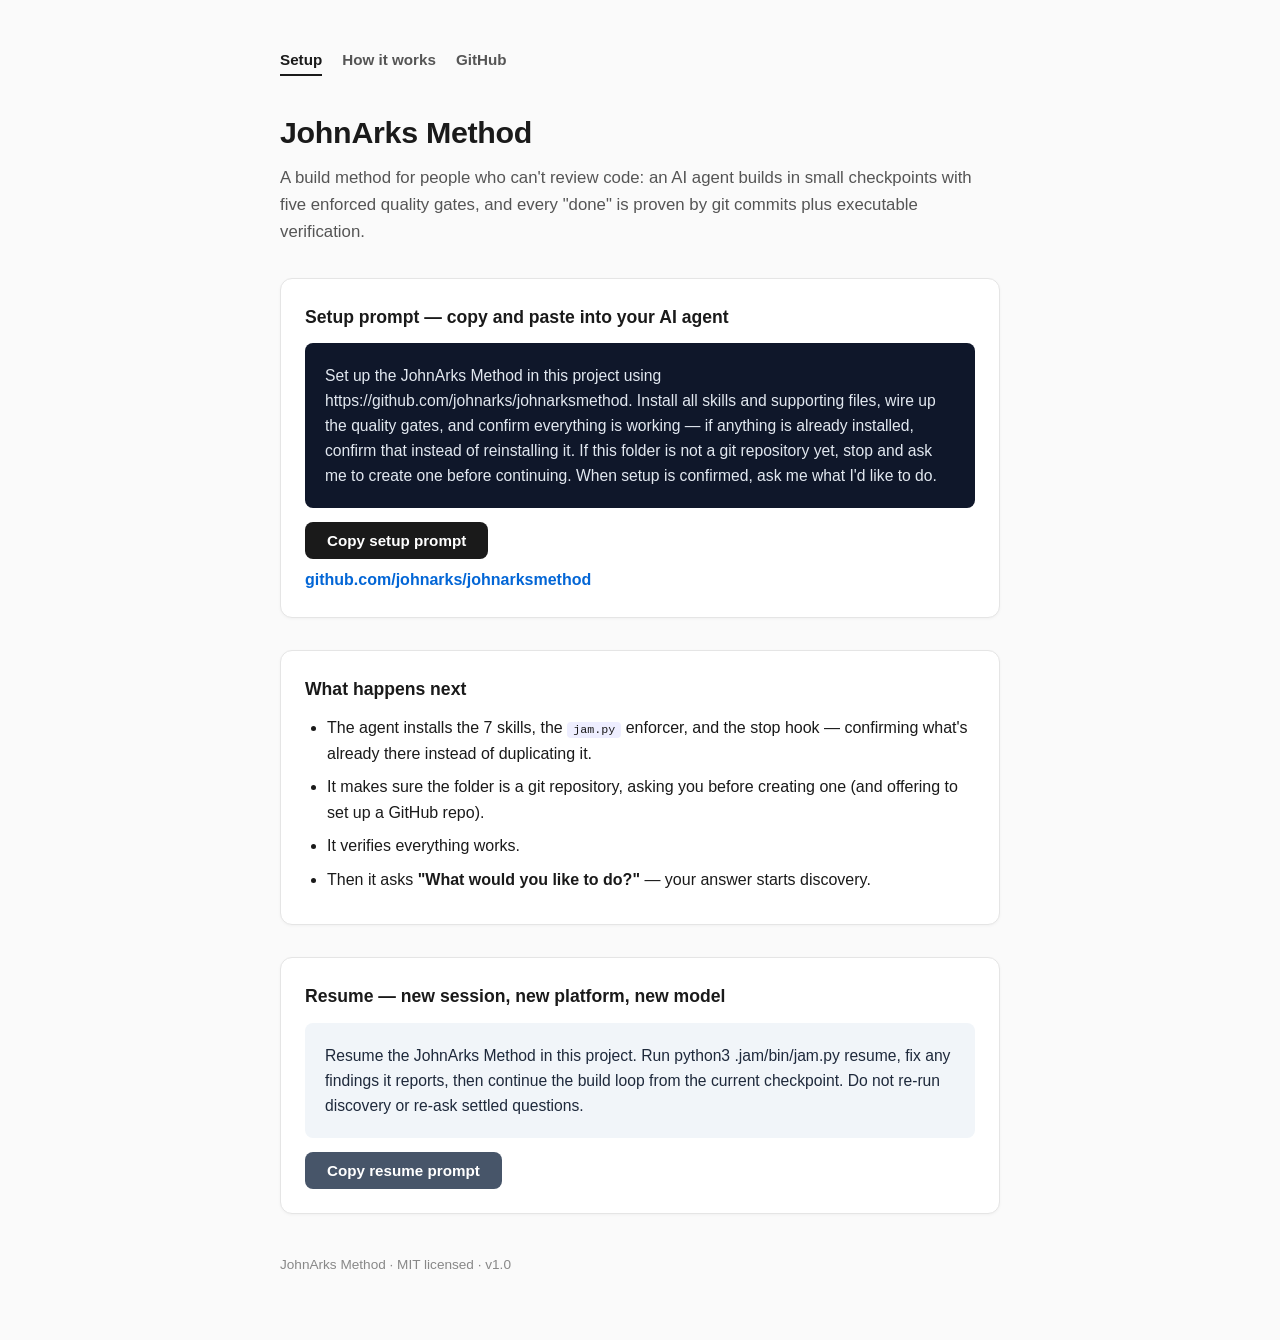
<file: site/index.html>
<!DOCTYPE html>
<html lang="en">
<head>
<meta charset="utf-8">
<meta name="viewport" content="width=device-width, initial-scale=1">
<title>JohnArks Method — Setup Prompt</title>
<meta name="description" content="One copy-paste prompt that sets up the JohnArks Method in any project.">
<link rel="stylesheet" href="style.css">
</head>
<body>
<div class="wrap">
  <nav class="topnav"><a href="index.html" class="active">Setup</a><a href="how-it-works.html">How it works</a><a href="https://github.com/johnarks/johnarksmethod">GitHub</a></nav>
  <h1>JohnArks Method</h1>
  <p class="sub">A build method for people who can't review code: an AI agent builds in small checkpoints with five enforced quality gates, and every "done" is proven by git commits plus executable verification.</p>

  <div class="card">
    <h2>Setup prompt — copy and paste into your AI agent</h2>
    <div class="prompt" id="setup-prompt">Set up the JohnArks Method in this project using https://github.com/johnarks/johnarksmethod. Install all skills and supporting files, wire up the quality gates, and confirm everything is working — if anything is already installed, confirm that instead of reinstalling it. If this folder is not a git repository yet, stop and ask me to create one before continuing. When setup is confirmed, ask me what I'd like to do.</div>
    <button class="copy-btn" data-copy="setup-prompt" data-done="Copied!">Copy setup prompt</button>
    <br>
    <a class="repo-link" href="https://github.com/johnarks/johnarksmethod">github.com/johnarks/johnarksmethod</a>
  </div>

  <div class="card">
    <h2>What happens next</h2>
    <ul class="steps">
      <li>The agent installs the 7 skills, the <code class="inline">jam.py</code> enforcer, and the stop hook — confirming what's already there instead of duplicating it.</li>
      <li>It makes sure the folder is a git repository, asking you before creating one (and offering to set up a GitHub repo).</li>
      <li>It verifies everything works.</li>
      <li>Then it asks <strong>"What would you like to do?"</strong> — your answer starts discovery.</li>
    </ul>
  </div>

  <div class="card secondary">
    <h2>Resume — new session, new platform, new model</h2>
    <div class="prompt" id="resume-prompt">Resume the JohnArks Method in this project. Run python3 .jam/bin/jam.py resume, fix any findings it reports, then continue the build loop from the current checkpoint. Do not re-run discovery or re-ask settled questions.</div>
    <button class="copy-btn" data-copy="resume-prompt" data-done="Copied!">Copy resume prompt</button>
  </div>

  <footer>JohnArks Method · MIT licensed · v1.0</footer>
</div>
<script>
  document.querySelectorAll('[data-copy]').forEach(function (btn) {
    btn.addEventListener('click', function () {
      var text = document.getElementById(btn.getAttribute('data-copy')).textContent;
      var done = function () {
        var orig = btn.textContent;
        btn.textContent = btn.getAttribute('data-done');
        btn.classList.add('done');
        setTimeout(function () { btn.textContent = orig; btn.classList.remove('done'); }, 1800);
      };
      if (navigator.clipboard && navigator.clipboard.writeText) {
        navigator.clipboard.writeText(text).then(done).catch(function () { fallback(); });
      } else { fallback(); }
      function fallback() {
        var ta = document.createElement('textarea');
        ta.value = text; document.body.appendChild(ta); ta.select();
        try { document.execCommand('copy'); done(); } catch (e) {}
        document.body.removeChild(ta);
      }
    });
  });
</script>
</body>
</html>
</file>
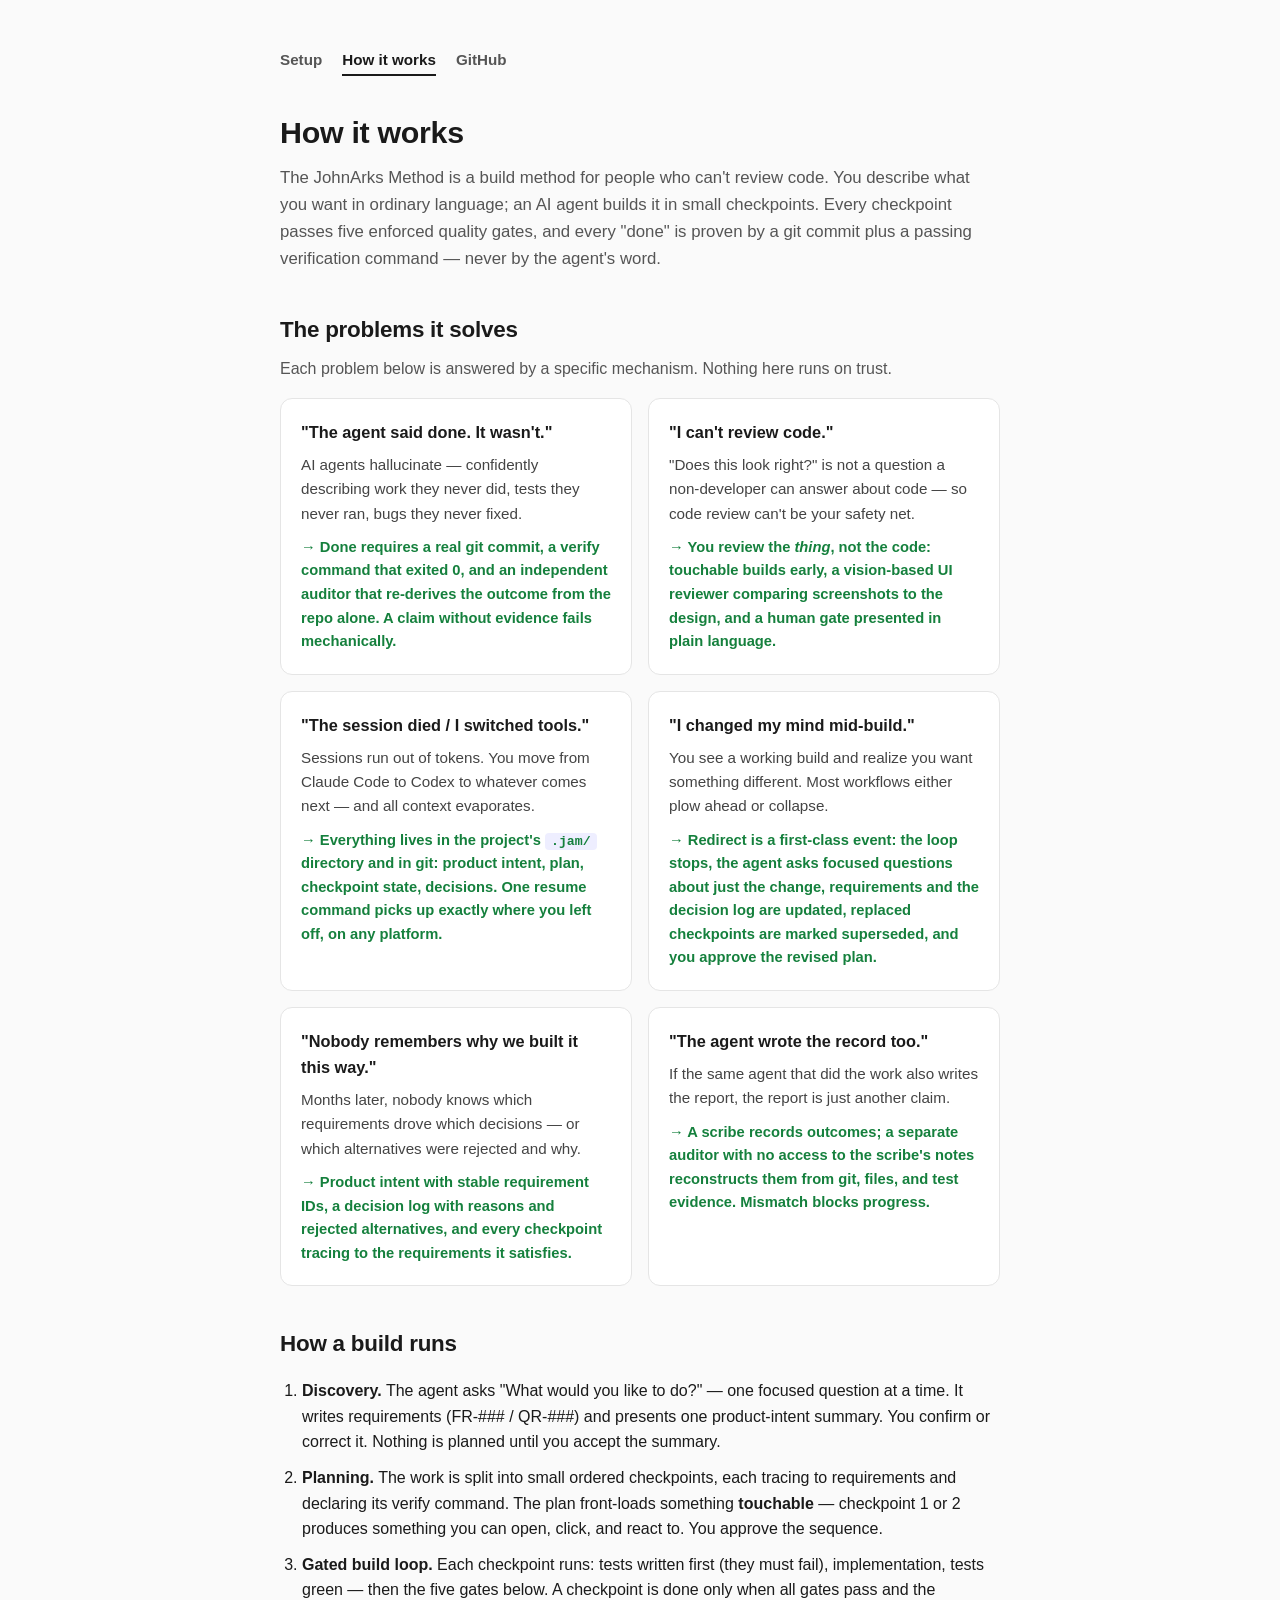
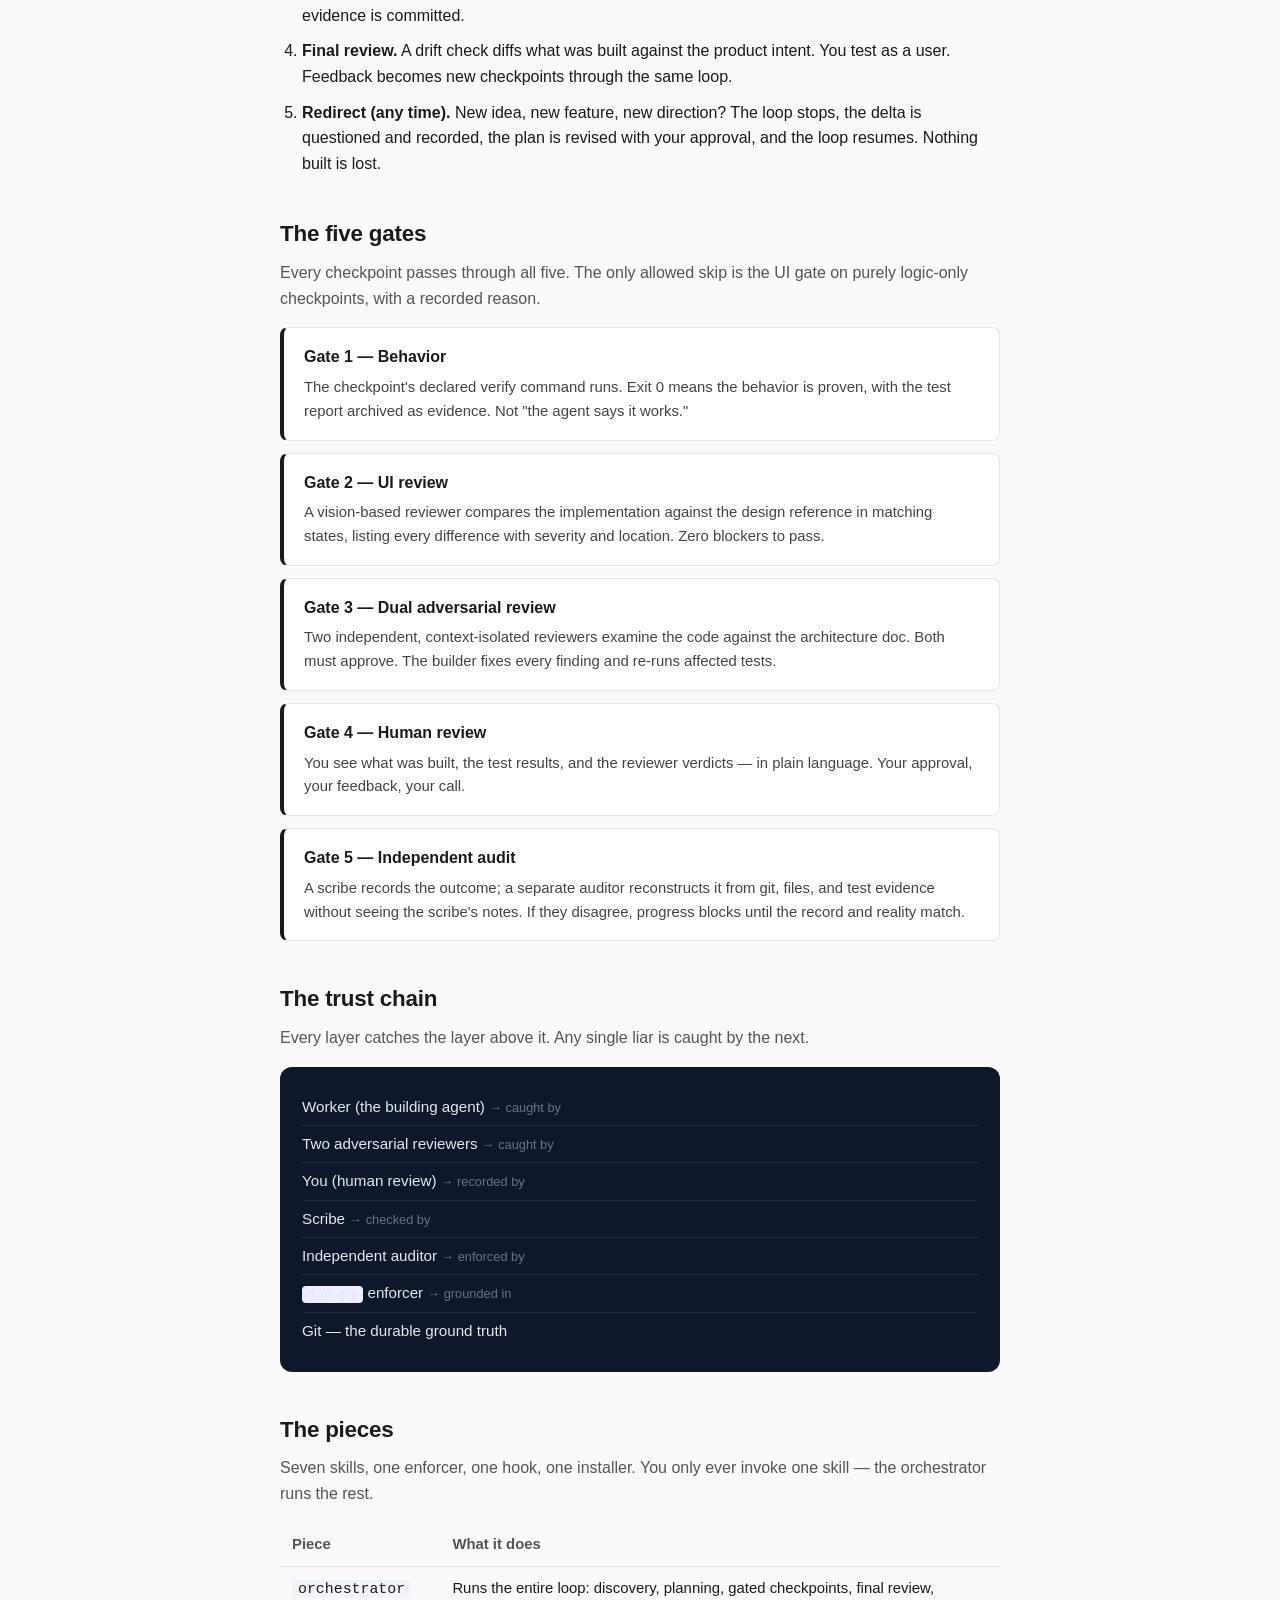
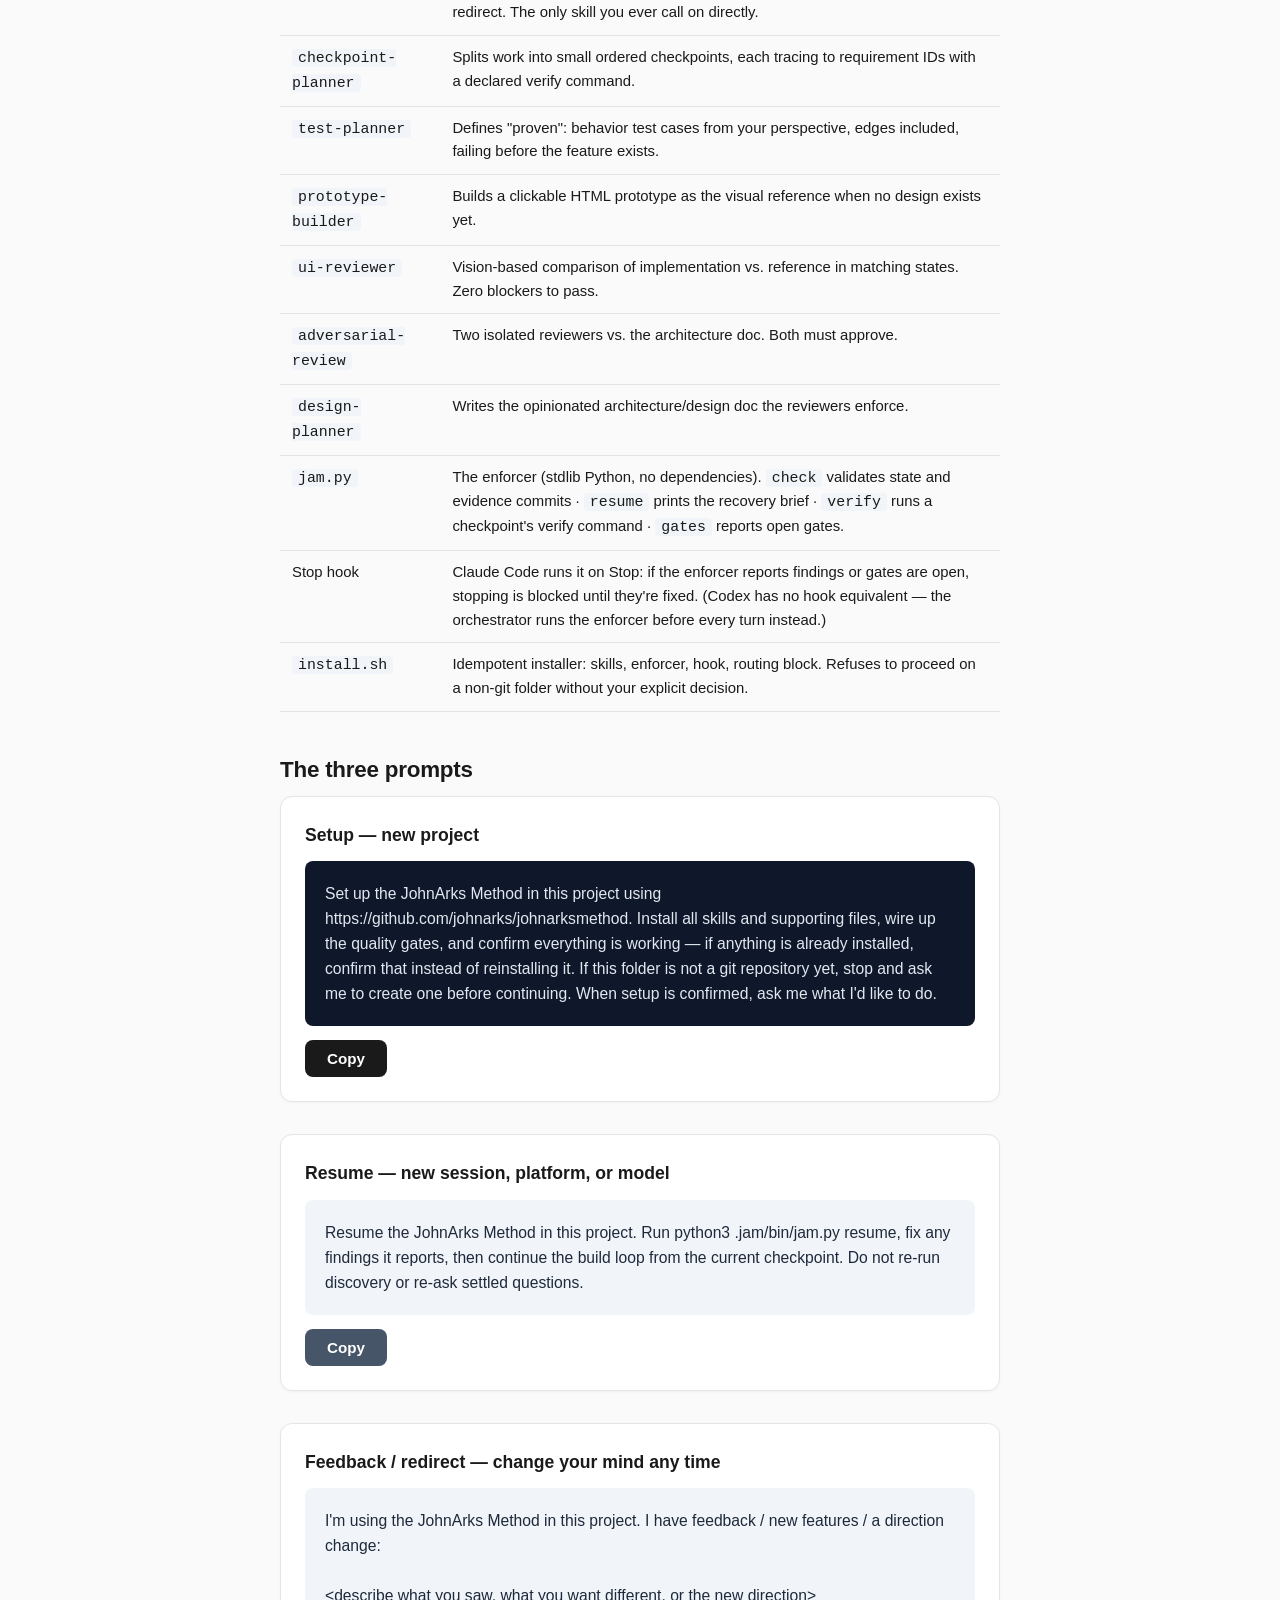
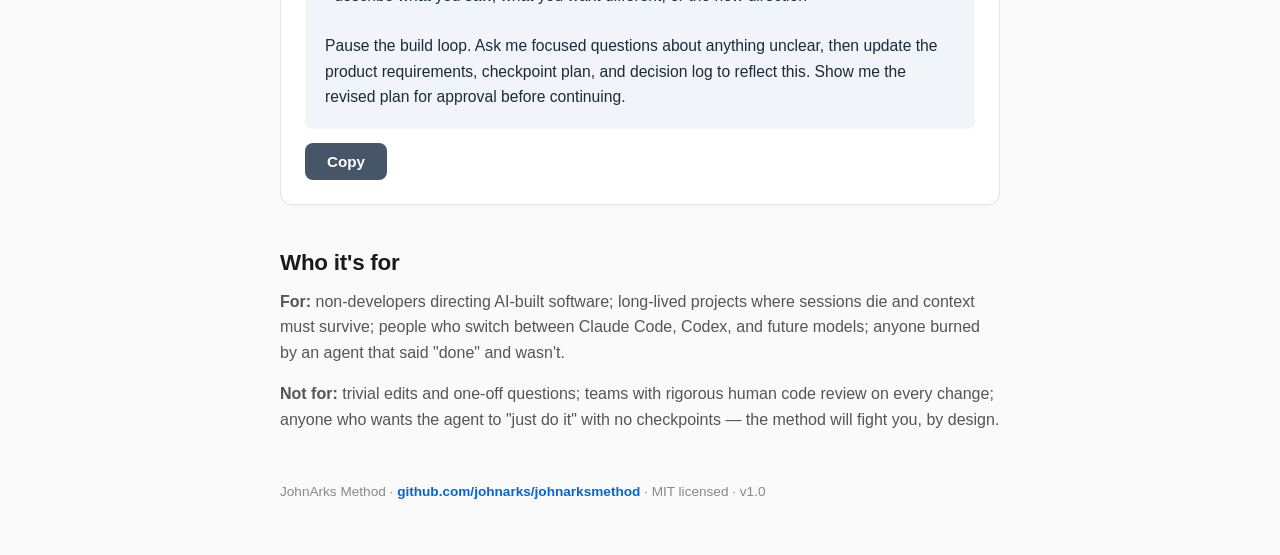
<file: site/how-it-works.html>
<!DOCTYPE html>
<html lang="en">
<head>
<meta charset="utf-8">
<meta name="viewport" content="width=device-width, initial-scale=1">
<title>JohnArks Method — How it works</title>
<meta name="description" content="What the JohnArks Method is, what each part does, and which problems each part solves.">
<link rel="stylesheet" href="style.css">
</head>
<body>
<div class="wrap">
  <nav class="topnav"><a href="index.html">Setup</a><a href="how-it-works.html" class="active">How it works</a><a href="https://github.com/johnarks/johnarksmethod">GitHub</a></nav>

  <h1>How it works</h1>
  <p class="sub">The JohnArks Method is a build method for people who can't review code. You describe what you want in ordinary language; an AI agent builds it in small checkpoints. Every checkpoint passes five enforced quality gates, and every "done" is proven by a git commit plus a passing verification command — never by the agent's word.</p>

  <h2 class="guide-h2">The problems it solves</h2>
  <p class="guide-lede">Each problem below is answered by a specific mechanism. Nothing here runs on trust.</p>

  <div class="problem-grid">
    <div class="problem">
      <h3>"The agent said done. It wasn't."</h3>
      <p>AI agents hallucinate — confidently describing work they never did, tests they never ran, bugs they never fixed.</p>
      <span class="fix">→ Done requires a real git commit, a verify command that exited 0, and an independent auditor that re-derives the outcome from the repo alone. A claim without evidence fails mechanically.</span>
    </div>
    <div class="problem">
      <h3>"I can't review code."</h3>
      <p>"Does this look right?" is not a question a non-developer can answer about code — so code review can't be your safety net.</p>
      <span class="fix">→ You review the <em>thing</em>, not the code: touchable builds early, a vision-based UI reviewer comparing screenshots to the design, and a human gate presented in plain language.</span>
    </div>
    <div class="problem">
      <h3>"The session died / I switched tools."</h3>
      <p>Sessions run out of tokens. You move from Claude Code to Codex to whatever comes next — and all context evaporates.</p>
      <span class="fix">→ Everything lives in the project's <code class="inline">.jam/</code> directory and in git: product intent, plan, checkpoint state, decisions. One resume command picks up exactly where you left off, on any platform.</span>
    </div>
    <div class="problem">
      <h3>"I changed my mind mid-build."</h3>
      <p>You see a working build and realize you want something different. Most workflows either plow ahead or collapse.</p>
      <span class="fix">→ Redirect is a first-class event: the loop stops, the agent asks focused questions about just the change, requirements and the decision log are updated, replaced checkpoints are marked superseded, and you approve the revised plan.</span>
    </div>
    <div class="problem">
      <h3>"Nobody remembers why we built it this way."</h3>
      <p>Months later, nobody knows which requirements drove which decisions — or which alternatives were rejected and why.</p>
      <span class="fix">→ Product intent with stable requirement IDs, a decision log with reasons and rejected alternatives, and every checkpoint tracing to the requirements it satisfies.</span>
    </div>
    <div class="problem">
      <h3>"The agent wrote the record too."</h3>
      <p>If the same agent that did the work also writes the report, the report is just another claim.</p>
      <span class="fix">→ A scribe records outcomes; a separate auditor with no access to the scribe's notes reconstructs them from git, files, and test evidence. Mismatch blocks progress.</span>
    </div>
  </div>

  <h2 class="guide-h2">How a build runs</h2>
  <ol class="loop">
    <li><strong>Discovery.</strong> The agent asks "What would you like to do?" — one focused question at a time. It writes requirements (FR-### / QR-###) and presents one product-intent summary. You confirm or correct it. Nothing is planned until you accept the summary.</li>
    <li><strong>Planning.</strong> The work is split into small ordered checkpoints, each tracing to requirements and declaring its verify command. The plan front-loads something <strong>touchable</strong> — checkpoint 1 or 2 produces something you can open, click, and react to. You approve the sequence.</li>
    <li><strong>Gated build loop.</strong> Each checkpoint runs: tests written first (they must fail), implementation, tests green — then the five gates below. A checkpoint is done only when all gates pass and the evidence is committed.</li>
    <li><strong>Final review.</strong> A drift check diffs what was built against the product intent. You test as a user. Feedback becomes new checkpoints through the same loop.</li>
    <li><strong>Redirect (any time).</strong> New idea, new feature, new direction? The loop stops, the delta is questioned and recorded, the plan is revised with your approval, and the loop resumes. Nothing built is lost.</li>
  </ol>

  <h2 class="guide-h2">The five gates</h2>
  <p class="guide-lede">Every checkpoint passes through all five. The only allowed skip is the UI gate on purely logic-only checkpoints, with a recorded reason.</p>
  <div class="gate"><h3>Gate 1 — Behavior</h3><p>The checkpoint's declared verify command runs. Exit 0 means the behavior is proven, with the test report archived as evidence. Not "the agent says it works."</p></div>
  <div class="gate"><h3>Gate 2 — UI review</h3><p>A vision-based reviewer compares the implementation against the design reference in matching states, listing every difference with severity and location. Zero blockers to pass.</p></div>
  <div class="gate"><h3>Gate 3 — Dual adversarial review</h3><p>Two independent, context-isolated reviewers examine the code against the architecture doc. Both must approve. The builder fixes every finding and re-runs affected tests.</p></div>
  <div class="gate"><h3>Gate 4 — Human review</h3><p>You see what was built, the test results, and the reviewer verdicts — in plain language. Your approval, your feedback, your call.</p></div>
  <div class="gate"><h3>Gate 5 — Independent audit</h3><p>A scribe records the outcome; a separate auditor reconstructs it from git, files, and test evidence without seeing the scribe's notes. If they disagree, progress blocks until the record and reality match.</p></div>

  <h2 class="guide-h2">The trust chain</h2>
  <p class="guide-lede">Every layer catches the layer above it. Any single liar is caught by the next.</p>
  <div class="chain">
    <div class="step">Worker (the building agent) <span class="arrow">→ caught by</span></div>
    <div class="step">Two adversarial reviewers <span class="arrow">→ caught by</span></div>
    <div class="step">You (human review) <span class="arrow">→ recorded by</span></div>
    <div class="step">Scribe <span class="arrow">→ checked by</span></div>
    <div class="step">Independent auditor <span class="arrow">→ enforced by</span></div>
    <div class="step"><code class="inline">jam.py</code> enforcer <span class="arrow">→ grounded in</span></div>
    <div class="step">Git — the durable ground truth</div>
  </div>

  <h2 class="guide-h2">The pieces</h2>
  <p class="guide-lede">Seven skills, one enforcer, one hook, one installer. You only ever invoke one skill — the orchestrator runs the rest.</p>
  <table class="skill-table">
    <tr><th>Piece</th><th>What it does</th></tr>
    <tr><td><code>orchestrator</code></td><td>Runs the entire loop: discovery, planning, gated checkpoints, final review, redirect. The only skill you ever call on directly.</td></tr>
    <tr><td><code>checkpoint-planner</code></td><td>Splits work into small ordered checkpoints, each tracing to requirement IDs with a declared verify command.</td></tr>
    <tr><td><code>test-planner</code></td><td>Defines "proven": behavior test cases from your perspective, edges included, failing before the feature exists.</td></tr>
    <tr><td><code>prototype-builder</code></td><td>Builds a clickable HTML prototype as the visual reference when no design exists yet.</td></tr>
    <tr><td><code>ui-reviewer</code></td><td>Vision-based comparison of implementation vs. reference in matching states. Zero blockers to pass.</td></tr>
    <tr><td><code>adversarial-review</code></td><td>Two isolated reviewers vs. the architecture doc. Both must approve.</td></tr>
    <tr><td><code>design-planner</code></td><td>Writes the opinionated architecture/design doc the reviewers enforce.</td></tr>
    <tr><td><code>jam.py</code></td><td>The enforcer (stdlib Python, no dependencies). <code>check</code> validates state and evidence commits · <code>resume</code> prints the recovery brief · <code>verify</code> runs a checkpoint's verify command · <code>gates</code> reports open gates.</td></tr>
    <tr><td>Stop hook</td><td>Claude Code runs it on Stop: if the enforcer reports findings or gates are open, stopping is blocked until they're fixed. (Codex has no hook equivalent — the orchestrator runs the enforcer before every turn instead.)</td></tr>
    <tr><td><code>install.sh</code></td><td>Idempotent installer: skills, enforcer, hook, routing block. Refuses to proceed on a non-git folder without your explicit decision.</td></tr>
  </table>

  <h2 class="guide-h2">The three prompts</h2>
  <div class="card">
    <h2>Setup — new project</h2>
    <div class="prompt" id="p-setup">Set up the JohnArks Method in this project using https://github.com/johnarks/johnarksmethod. Install all skills and supporting files, wire up the quality gates, and confirm everything is working — if anything is already installed, confirm that instead of reinstalling it. If this folder is not a git repository yet, stop and ask me to create one before continuing. When setup is confirmed, ask me what I'd like to do.</div>
    <button class="copy-btn" data-copy="p-setup" data-done="Copied!">Copy</button>
  </div>
  <div class="card secondary">
    <h2>Resume — new session, platform, or model</h2>
    <div class="prompt" id="p-resume">Resume the JohnArks Method in this project. Run python3 .jam/bin/jam.py resume, fix any findings it reports, then continue the build loop from the current checkpoint. Do not re-run discovery or re-ask settled questions.</div>
    <button class="copy-btn" data-copy="p-resume" data-done="Copied!">Copy</button>
  </div>
  <div class="card secondary">
    <h2>Feedback / redirect — change your mind any time</h2>
    <div class="prompt" id="p-feedback">I'm using the JohnArks Method in this project. I have feedback / new features / a direction change:

&lt;describe what you saw, what you want different, or the new direction&gt;

Pause the build loop. Ask me focused questions about anything unclear, then update the product requirements, checkpoint plan, and decision log to reflect this. Show me the revised plan for approval before continuing.</div>
    <button class="copy-btn" data-copy="p-feedback" data-done="Copied!">Copy</button>
  </div>

  <h2 class="guide-h2">Who it's for</h2>
  <p class="guide-lede"><strong>For:</strong> non-developers directing AI-built software; long-lived projects where sessions die and context must survive; people who switch between Claude Code, Codex, and future models; anyone burned by an agent that said "done" and wasn't.</p>
  <p class="guide-lede"><strong>Not for:</strong> trivial edits and one-off questions; teams with rigorous human code review on every change; anyone who wants the agent to "just do it" with no checkpoints — the method will fight you, by design.</p>

  <footer>JohnArks Method · <a class="repo-link" href="https://github.com/johnarks/johnarksmethod">github.com/johnarks/johnarksmethod</a> · MIT licensed · v1.0</footer>
</div>
<script>
  document.querySelectorAll('[data-copy]').forEach(function (btn) {
    btn.addEventListener('click', function () {
      var text = document.getElementById(btn.getAttribute('data-copy')).textContent;
      var done = function () {
        var orig = btn.textContent;
        btn.textContent = btn.getAttribute('data-done');
        btn.classList.add('done');
        setTimeout(function () { btn.textContent = orig; btn.classList.remove('done'); }, 1800);
      };
      if (navigator.clipboard && navigator.clipboard.writeText) {
        navigator.clipboard.writeText(text).then(done).catch(function () { fallback(); });
      } else { fallback(); }
      function fallback() {
        var ta = document.createElement('textarea');
        ta.value = text; document.body.appendChild(ta); ta.select();
        try { document.execCommand('copy'); done(); } catch (e) {}
        document.body.removeChild(ta);
      }
    });
  });
</script>
</body>
</html>
</file>
<file: site/style.css>
:root { color-scheme: light; }
  * { box-sizing: border-box; }
  body {
    margin: 0; font-family: -apple-system, BlinkMacSystemFont, "Segoe UI", Roboto, Helvetica, Arial, sans-serif;
    background: #fafafa; color: #1a1a1a; line-height: 1.6;
  }
  .wrap { max-width: 760px; margin: 0 auto; padding: 48px 20px 64px; }
  h1 { font-size: 1.9rem; margin: 0 0 8px; letter-spacing: -0.01em; }
  .sub { color: #555; margin: 0 0 32px; font-size: 1.05rem; }
  .card {
    background: #fff; border: 1px solid #e5e5e5; border-radius: 12px;
    padding: 24px; margin-bottom: 32px; box-shadow: 0 1px 3px rgba(0,0,0,.04);
  }
  .card h2 { font-size: 1.1rem; margin: 0 0 12px; }
  .prompt {
    position: relative; background: #0f172a; color: #e2e8f0; border-radius: 8px;
    padding: 20px; font-size: 0.98rem; white-space: pre-wrap; word-wrap: break-word;
  }
  .copy-btn {
    margin-top: 14px; display: inline-block; cursor: pointer;
    background: #1a1a1a; color: #fff; border: 0; border-radius: 8px;
    padding: 10px 22px; font-size: 0.95rem; font-weight: 600;
  }
  .copy-btn:hover { background: #333; }
  .copy-btn.done { background: #15803d; }
  .secondary .prompt { background: #f1f5f9; color: #1e293b; }
  .secondary .copy-btn { background: #475569; }
  .secondary .copy-btn:hover { background: #334155; }
  ul.steps { padding-left: 22px; margin: 12px 0 0; }
  ul.steps li { margin-bottom: 8px; }
  .repo-link { display: inline-block; margin-top: 8px; color: #0366d6; text-decoration: none; font-weight: 600; }
  .repo-link:hover { text-decoration: underline; }
  footer { margin-top: 40px; color: #888; font-size: 0.85rem; }
  code.inline { background: #eef; padding: 1px 6px; border-radius: 4px; font-size: 0.9em; }

/* nav */
.topnav { display: flex; gap: 20px; margin-bottom: 32px; font-size: 0.95rem; }
.topnav a { color: #555; text-decoration: none; font-weight: 600; }
.topnav a:hover { color: #1a1a1a; }
.topnav a.active { color: #1a1a1a; border-bottom: 2px solid #1a1a1a; padding-bottom: 2px; }

/* guide page */
.problem-grid { display: grid; grid-template-columns: 1fr; gap: 16px; margin: 16px 0 32px; }
@media (min-width: 640px) { .problem-grid { grid-template-columns: 1fr 1fr; } }
.problem { background: #fff; border: 1px solid #e5e5e5; border-radius: 12px; padding: 20px; }
.problem h3 { margin: 0 0 8px; font-size: 1.02rem; }
.problem p { margin: 0; color: #444; font-size: 0.95rem; }
.problem .fix { display: block; margin-top: 10px; color: #15803d; font-weight: 600; font-size: 0.92rem; }
.chain { background: #0f172a; color: #e2e8f0; border-radius: 12px; padding: 22px; margin: 16px 0 32px; font-size: 0.95rem; }
.chain .step { padding: 6px 0; border-bottom: 1px solid #1e293b; }
.chain .step:last-child { border-bottom: 0; }
.chain .arrow { color: #64748b; font-size: 0.8rem; }
.gate { background: #fff; border: 1px solid #e5e5e5; border-left: 4px solid #1a1a1a; border-radius: 8px; padding: 16px 20px; margin-bottom: 12px; }
.gate h3 { margin: 0 0 6px; font-size: 1rem; }
.gate p { margin: 0; color: #444; font-size: 0.93rem; }
.skill-table { width: 100%; border-collapse: collapse; margin: 12px 0 32px; font-size: 0.93rem; }
.skill-table th, .skill-table td { text-align: left; padding: 10px 12px; border-bottom: 1px solid #e5e5e5; vertical-align: top; }
.skill-table th { color: #555; font-weight: 600; }
.skill-table code { background: #f1f5f9; padding: 1px 6px; border-radius: 4px; }
.guide-h2 { font-size: 1.4rem; margin: 40px 0 8px; letter-spacing: -0.01em; }
.guide-lede { color: #555; margin: 0 0 16px; }
ol.loop { padding-left: 22px; }
ol.loop li { margin-bottom: 10px; }
</file>
